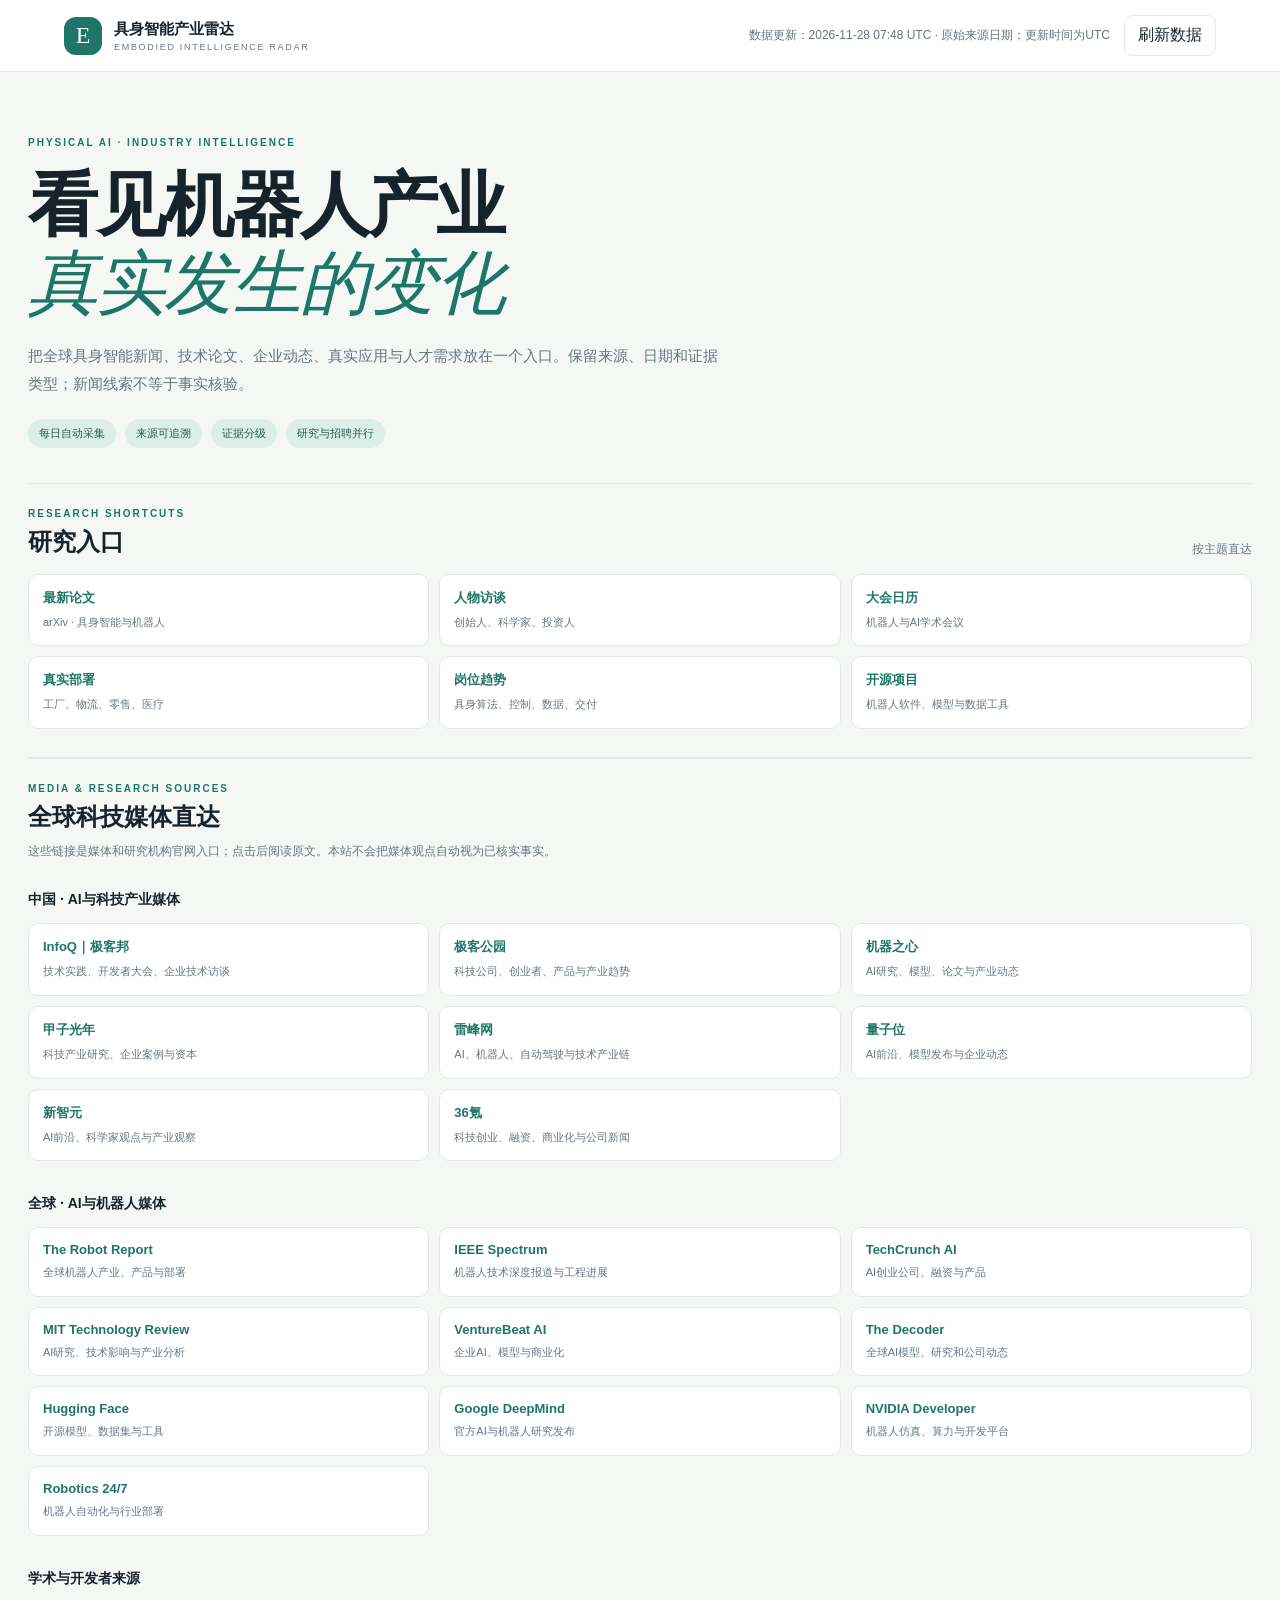
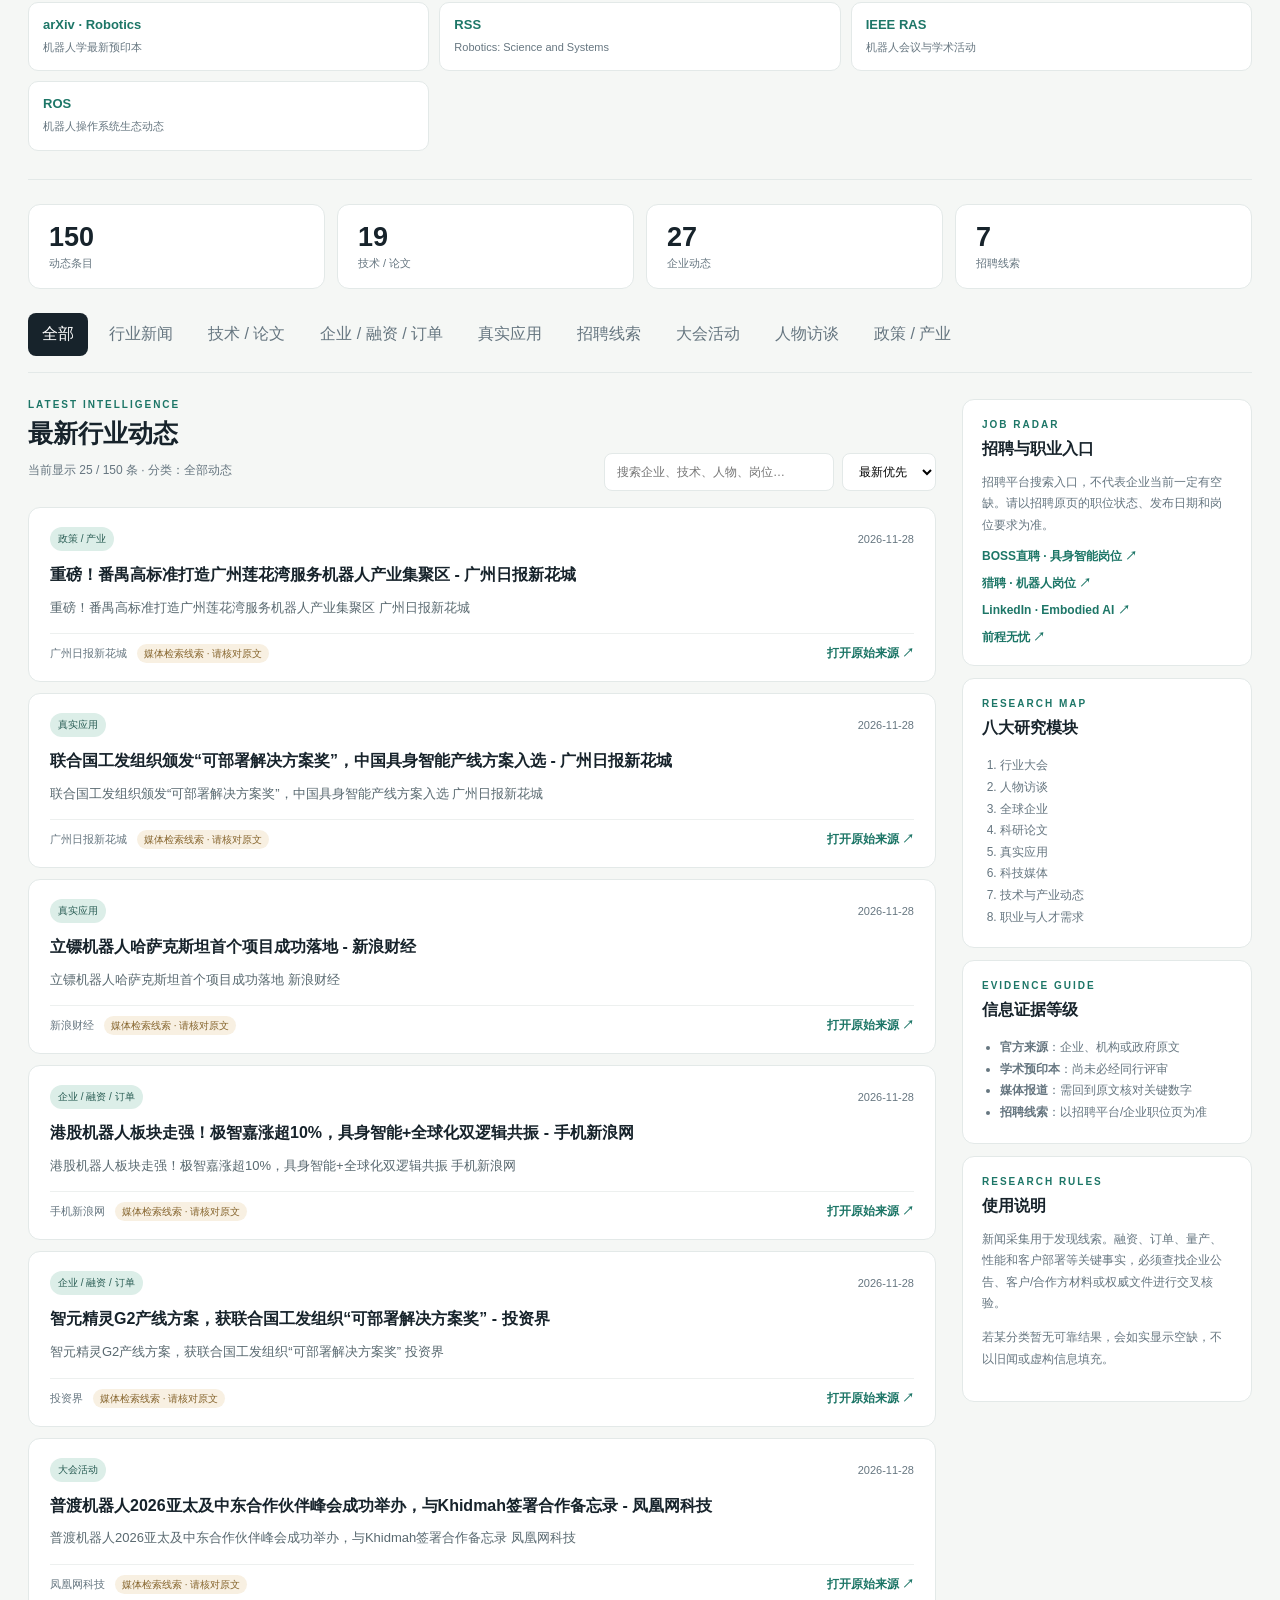
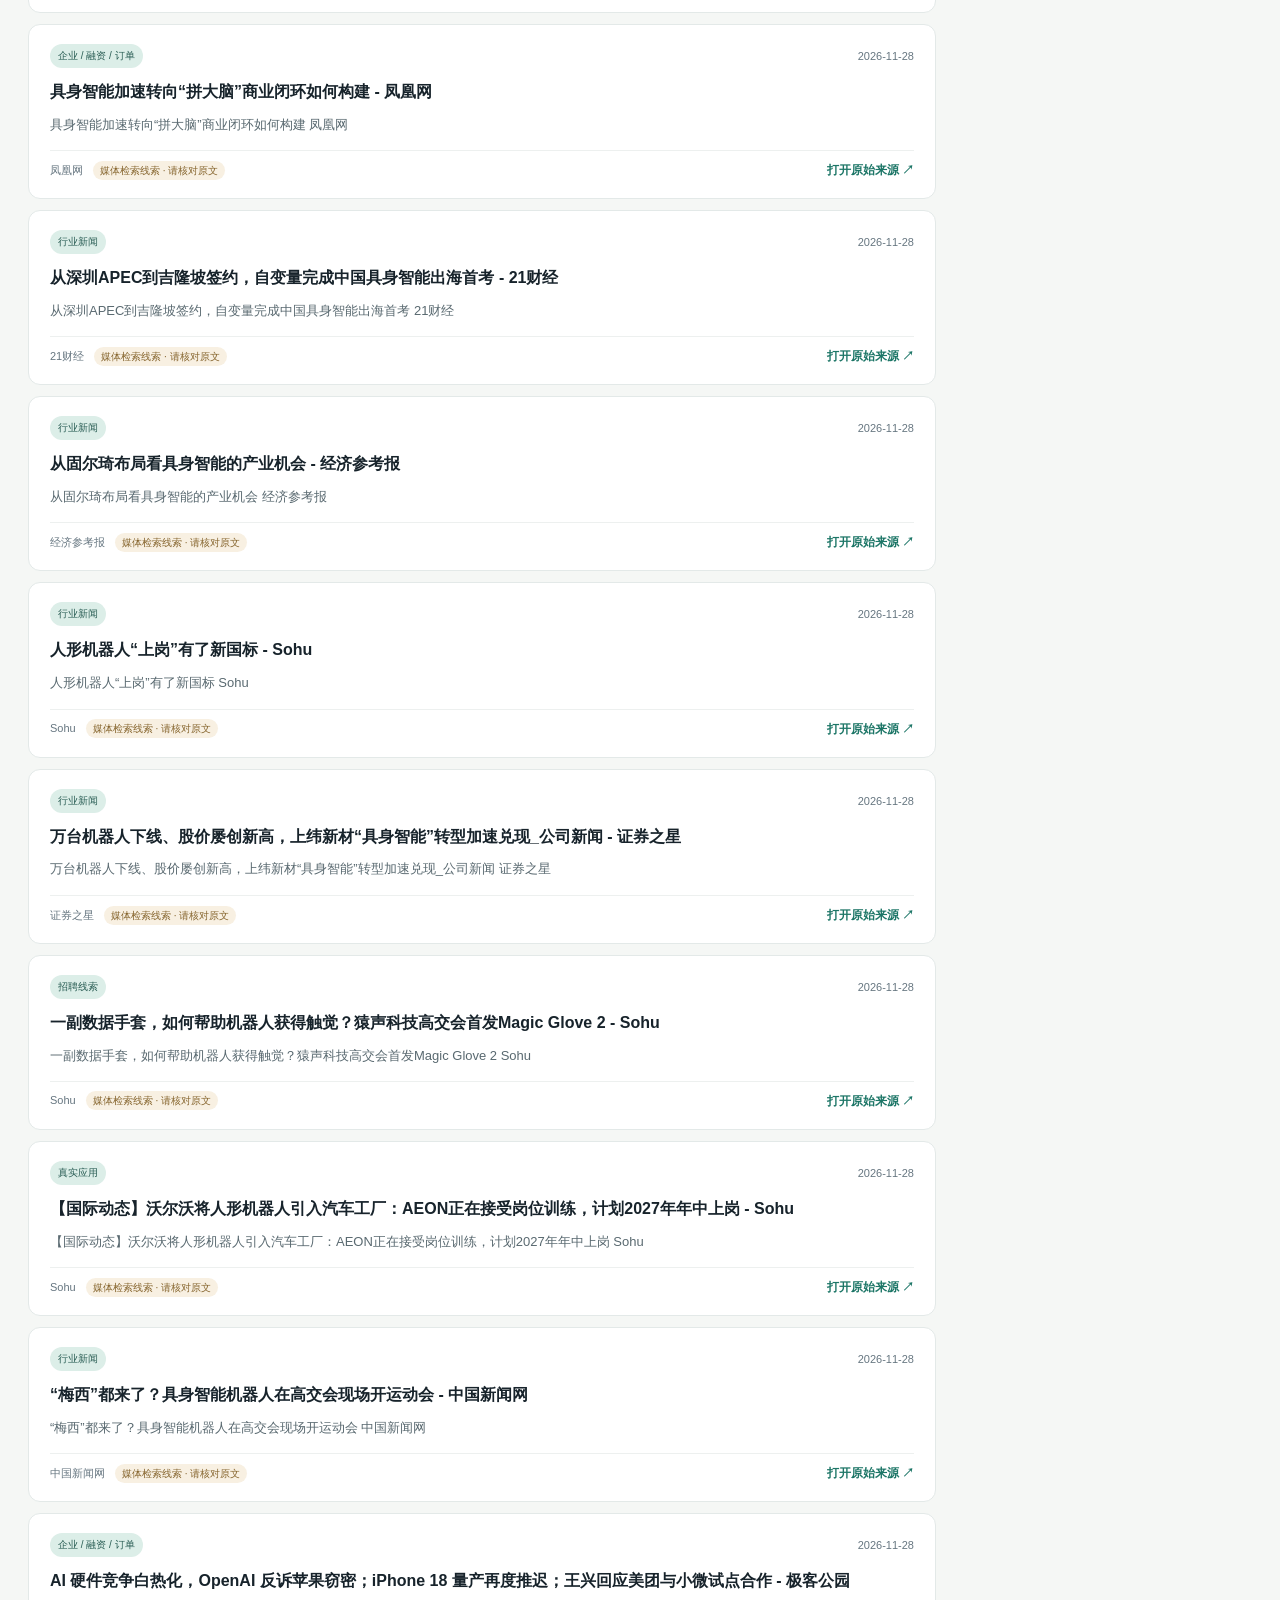
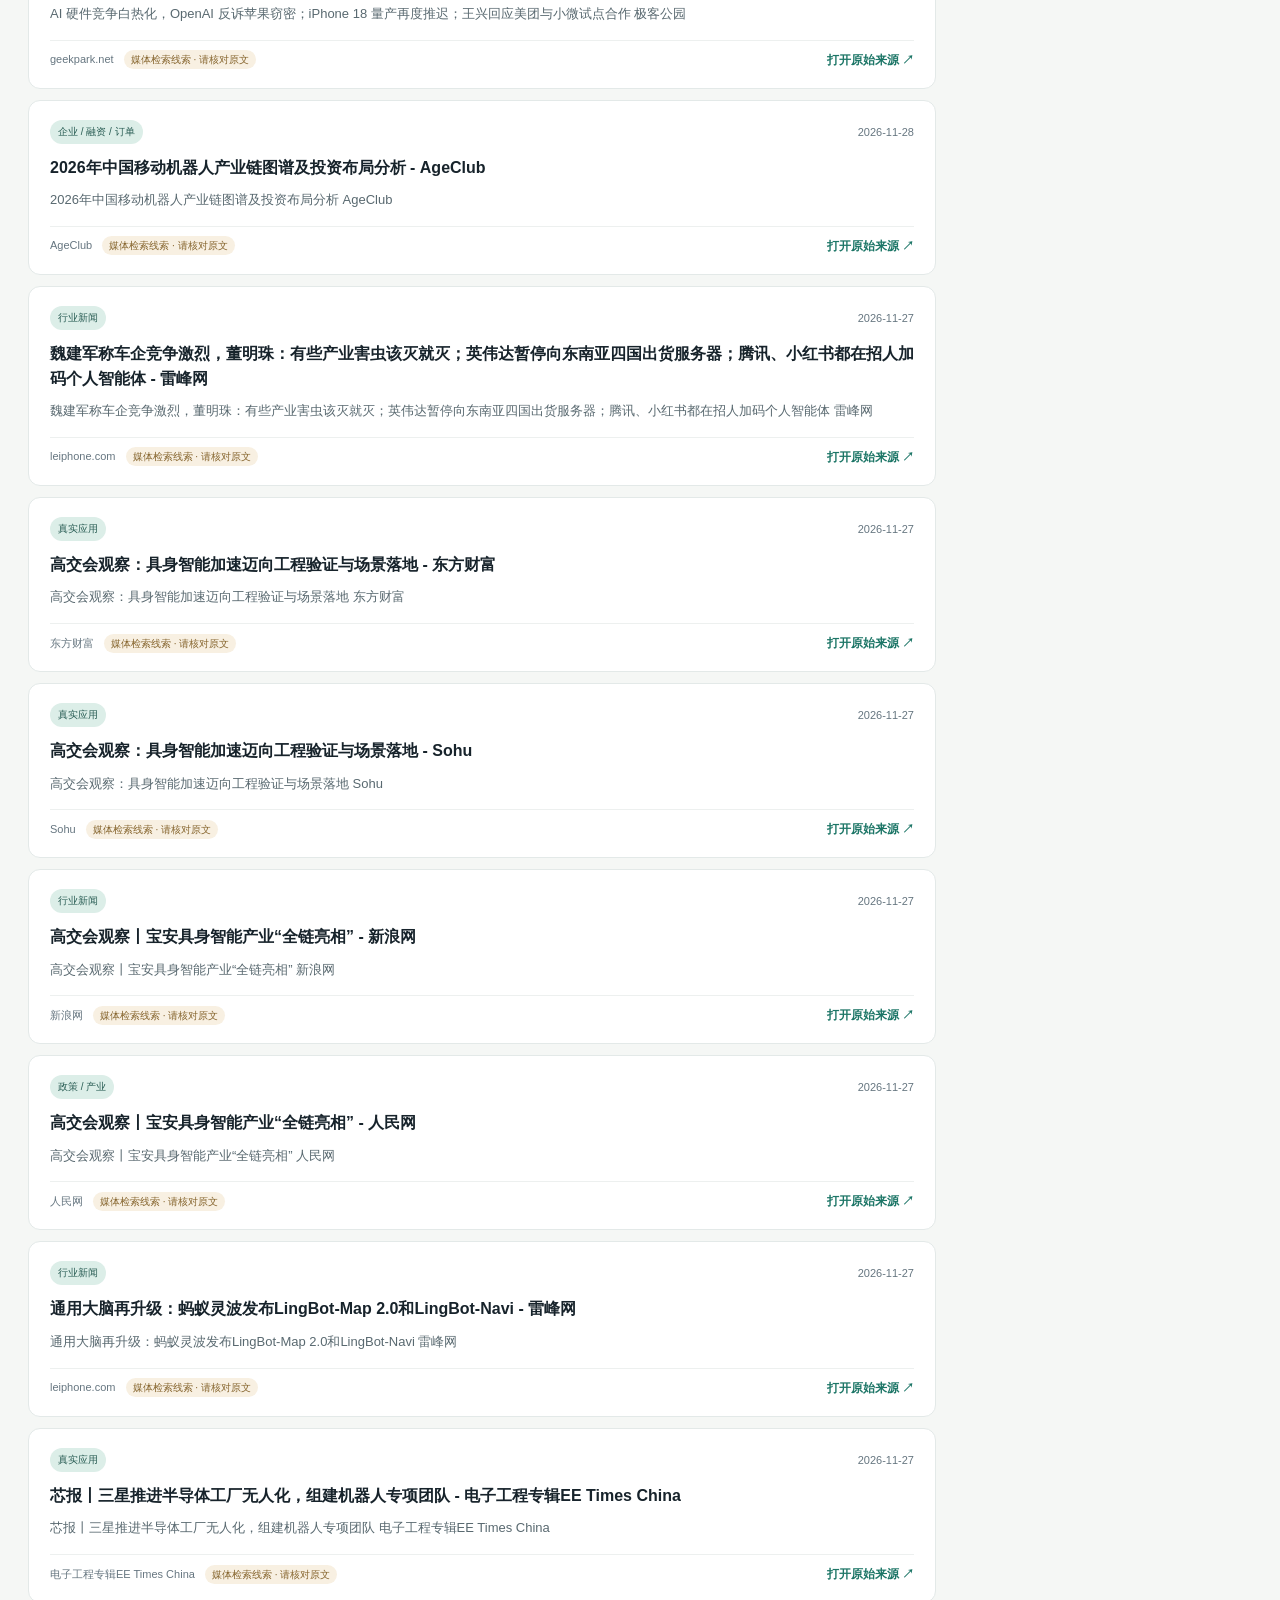
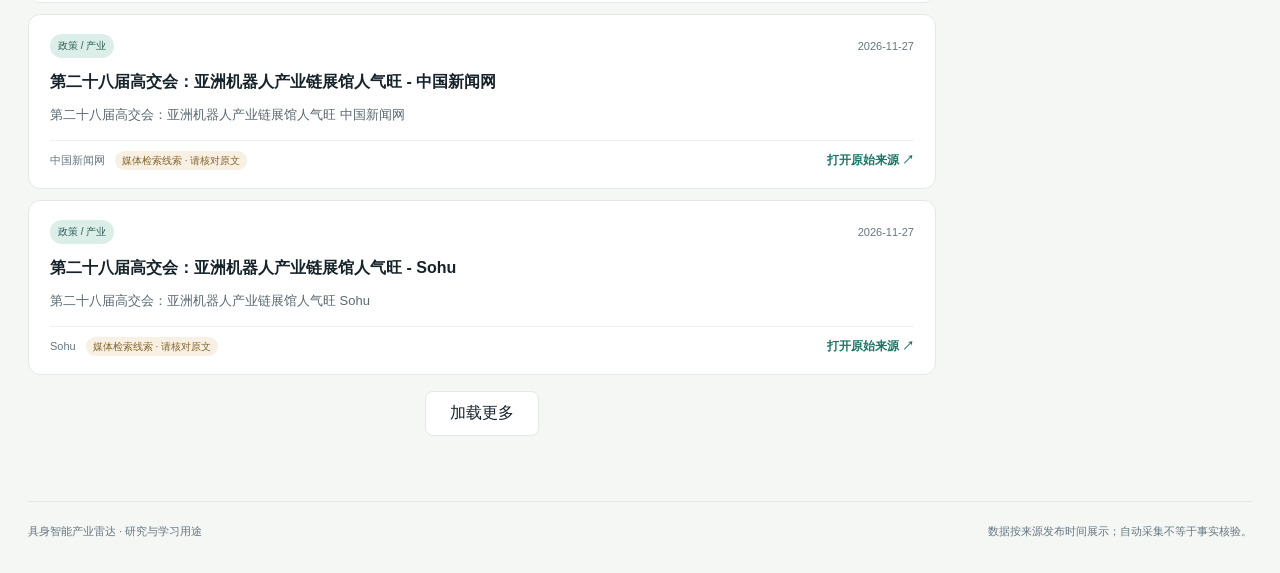
<file: embodied-radar/index.html>
<!doctype html>
<html lang="zh-CN">
<head>
<meta charset="utf-8"><meta name="viewport" content="width=device-width,initial-scale=1">
<meta name="description" content="全球具身智能产业雷达：技术、企业、论文、应用、招聘和人物访谈。">
<title>具身智能产业雷达 | Embodied Intelligence Radar</title>
<link rel="stylesheet" href="style.css">
</head>
<body>
<header class="topbar"><a class="brand" href="#top"><span class="brand-mark">E</span><span><b>具身智能产业雷达</b><small>EMBODIED INTELLIGENCE RADAR</small></span></a><div class="top-actions"><span id="updateStatus" class="status">正在读取数据</span><button id="refreshBtn" class="ghost">刷新数据</button></div></header>
<main id="top">
<section class="hero"><div class="eyebrow">PHYSICAL AI · INDUSTRY INTELLIGENCE</div><h1>看见机器人产业<br><em>真实发生的变化</em></h1><p>把全球具身智能新闻、技术论文、企业动态、真实应用与人才需求放在一个入口。保留来源、日期和证据类型；新闻线索不等于事实核验。</p><div class="hero-meta"><span>每日自动采集</span><span>来源可追溯</span><span>证据分级</span><span>研究与招聘并行</span></div></section>

<section class="quick-panel">
<div class="panel-title"><div><div class="eyebrow">RESEARCH SHORTCUTS</div><h2>研究入口</h2></div><span class="subtle">按主题直达</span></div>
<div class="shortcut-grid">
<a href="https://arxiv.org/search/?query=embodied+robotics&searchtype=all" target="_blank" rel="noopener"><b>最新论文</b><span>arXiv · 具身智能与机器人</span></a>
<a href="https://www.google.com/search?q=embodied+AI+robotics+interview+founder" target="_blank" rel="noopener"><b>人物访谈</b><span>创始人、科学家、投资人</span></a>
<a href="https://www.google.com/search?q=humanoid+robotics+conference+2026" target="_blank" rel="noopener"><b>大会日历</b><span>机器人与AI学术会议</span></a>
<a href="https://www.google.com/search?q=具身智能+机器人+真实场景+部署" target="_blank" rel="noopener"><b>真实部署</b><span>工厂、物流、零售、医疗</span></a>
<a href="https://www.google.com/search?q=具身智能+机器人+招聘+算法+控制" target="_blank" rel="noopener"><b>岗位趋势</b><span>具身算法、控制、数据、交付</span></a>
<a href="https://github.com/trending" target="_blank" rel="noopener"><b>开源项目</b><span>机器人软件、模型与数据工具</span></a>
</div>
</section>

<section class="media-hub" id="media-hub"><div class="panel-title"><div><div class="eyebrow">MEDIA & RESEARCH SOURCES</div><h2>全球科技媒体直达</h2><p class="hub-intro">这些链接是媒体和研究机构官网入口；点击后阅读原文。本站不会把媒体观点自动视为已核实事实。</p></div></div>
<div class="media-groups">
<div class="media-group"><h3>中国 · AI与科技产业媒体</h3><div class="media-grid">
<a class="media-link" href="https://www.infoq.cn/" target="_blank" rel="noopener"><b>InfoQ｜极客邦</b><span>技术实践、开发者大会、企业技术访谈</span></a>
<a class="media-link" href="https://www.geekpark.net/" target="_blank" rel="noopener"><b>极客公园</b><span>科技公司、创业者、产品与产业趋势</span></a>
<a class="media-link" href="https://www.jiqizhixin.com/" target="_blank" rel="noopener"><b>机器之心</b><span>AI研究、模型、论文与产业动态</span></a>
<a class="media-link" href="https://www.jazzyear.com/" target="_blank" rel="noopener"><b>甲子光年</b><span>科技产业研究、企业案例与资本</span></a>
<a class="media-link" href="https://www.leiphone.com/" target="_blank" rel="noopener"><b>雷峰网</b><span>AI、机器人、自动驾驶与技术产业链</span></a>
<a class="media-link" href="https://www.qbitai.com/" target="_blank" rel="noopener"><b>量子位</b><span>AI前沿、模型发布与企业动态</span></a>
<a class="media-link" href="https://www.aiera.com/" target="_blank" rel="noopener"><b>新智元</b><span>AI前沿、科学家观点与产业观察</span></a>
<a class="media-link" href="https://www.36kr.com/" target="_blank" rel="noopener"><b>36氪</b><span>科技创业、融资、商业化与公司新闻</span></a>
</div></div>
<div class="media-group"><h3>全球 · AI与机器人媒体</h3><div class="media-grid">
<a class="media-link" href="https://www.therobotreport.com/" target="_blank" rel="noopener"><b>The Robot Report</b><span>全球机器人产业、产品与部署</span></a>
<a class="media-link" href="https://spectrum.ieee.org/robotics" target="_blank" rel="noopener"><b>IEEE Spectrum</b><span>机器人技术深度报道与工程进展</span></a>
<a class="media-link" href="https://techcrunch.com/category/artificial-intelligence/" target="_blank" rel="noopener"><b>TechCrunch AI</b><span>AI创业公司、融资与产品</span></a>
<a class="media-link" href="https://www.technologyreview.com/topic/artificial-intelligence/" target="_blank" rel="noopener"><b>MIT Technology Review</b><span>AI研究、技术影响与产业分析</span></a>
<a class="media-link" href="https://venturebeat.com/category/ai/" target="_blank" rel="noopener"><b>VentureBeat AI</b><span>企业AI、模型与商业化</span></a>
<a class="media-link" href="https://www.the-decoder.com/" target="_blank" rel="noopener"><b>The Decoder</b><span>全球AI模型、研究和公司动态</span></a>
<a class="media-link" href="https://huggingface.co/blog" target="_blank" rel="noopener"><b>Hugging Face</b><span>开源模型、数据集与工具</span></a>
<a class="media-link" href="https://deepmind.google/discover/blog/" target="_blank" rel="noopener"><b>Google DeepMind</b><span>官方AI与机器人研究发布</span></a>
<a class="media-link" href="https://developer.nvidia.com/blog/" target="_blank" rel="noopener"><b>NVIDIA Developer</b><span>机器人仿真、算力与开发平台</span></a>
<a class="media-link" href="https://www.therobotreport.com/" target="_blank" rel="noopener"><b>Robotics 24/7</b><span>机器人自动化与行业部署</span></a>
</div></div>
<div class="media-group"><h3>学术与开发者来源</h3><div class="media-grid">
<a class="media-link" href="https://arxiv.org/list/cs.RO/recent" target="_blank" rel="noopener"><b>arXiv · Robotics</b><span>机器人学最新预印本</span></a>
<a class="media-link" href="https://www.roboticsconference.org/" target="_blank" rel="noopener"><b>RSS</b><span>Robotics: Science and Systems</span></a>
<a class="media-link" href="https://www.ieee-ras.org/conferences-workshops" target="_blank" rel="noopener"><b>IEEE RAS</b><span>机器人会议与学术活动</span></a>
<a class="media-link" href="https://www.ros.org/blog/" target="_blank" rel="noopener"><b>ROS</b><span>机器人操作系统生态动态</span></a>
</div></div>
</div></section>

<section class="metrics" id="metrics"></section>
<nav class="tabs" id="tabs">
<button class="active" data-filter="all">全部</button><button data-filter="news">行业新闻</button><button data-filter="technology">技术 / 论文</button><button data-filter="company">企业 / 融资 / 订单</button><button data-filter="application">真实应用</button><button data-filter="jobs">招聘线索</button><button data-filter="events">大会活动</button><button data-filter="interviews">人物访谈</button><button data-filter="industry">政策 / 产业</button>
</nav>
<section class="layout"><div class="main-column"><div class="section-head"><div><div class="eyebrow">LATEST INTELLIGENCE</div><h2>最新行业动态</h2><p id="resultMeta" class="subtle"></p></div><div class="controls"><input id="searchInput" type="search" placeholder="搜索企业、技术、人物、岗位…"><select id="sortSelect"><option value="newest">最新优先</option><option value="oldest">最早优先</option></select></div></div><div id="feed" class="feed"></div><button id="loadMore" class="load-more" hidden>加载更多</button><div id="empty" class="empty" hidden>没有找到匹配的信息。试试其他关键词。</div></div>
<aside class="side-column">
<section class="side-card"><div class="eyebrow">JOB RADAR</div><h3>招聘与职业入口</h3><p>招聘平台搜索入口，不代表企业当前一定有空缺。请以招聘原页的职位状态、发布日期和岗位要求为准。</p><div class="job-links">
<a href="https://www.zhipin.com/web/geek/job?query=%E5%85%B7%E8%BA%AB%E6%99%BA%E8%83%BD" target="_blank" rel="noopener">BOSS直聘 · 具身智能岗位 ↗</a>
<a href="https://www.liepin.com/zhaopin/?key=%E6%9C%BA%E5%99%A8%E4%BA%BA" target="_blank" rel="noopener">猎聘 · 机器人岗位 ↗</a>
<a href="https://www.linkedin.com/jobs/search/?keywords=Embodied%20AI%20Robotics" target="_blank" rel="noopener">LinkedIn · Embodied AI ↗</a>
<a href="https://www.51job.com/" target="_blank" rel="noopener">前程无忧 ↗</a>
</div></section>
<section class="side-card"><div class="eyebrow">RESEARCH MAP</div><h3>八大研究模块</h3><ol><li>行业大会</li><li>人物访谈</li><li>全球企业</li><li>科研论文</li><li>真实应用</li><li>科技媒体</li><li>技术与产业动态</li><li>职业与人才需求</li></ol></section>
<section class="side-card"><div class="eyebrow">EVIDENCE GUIDE</div><h3>信息证据等级</h3><ul><li><b>官方来源</b>：企业、机构或政府原文</li><li><b>学术预印本</b>：尚未必经同行评审</li><li><b>媒体报道</b>：需回到原文核对关键数字</li><li><b>招聘线索</b>：以招聘平台/企业职位页为准</li></ul></section>
<section class="side-card"><div class="eyebrow">RESEARCH RULES</div><h3>使用说明</h3><p>新闻采集用于发现线索。融资、订单、量产、性能和客户部署等关键事实，必须查找企业公告、客户/合作方材料或权威文件进行交叉核验。</p><p>若某分类暂无可靠结果，会如实显示空缺，不以旧闻或虚构信息填充。</p></section>
</aside></section>
<footer><span>具身智能产业雷达 · 研究与学习用途</span><span>数据按来源发布时间展示；自动采集不等于事实核验。</span></footer>
</main><script src="app.js"></script></body></html>
</file>
<file: embodied-radar/style.css>
:root{--ink:#17232b;--muted:#667680;--line:#e3e9e8;--paper:#f5f7f5;--card:#fff;--green:#1d7667;--mint:#dceee8;--gold:#c28a43}*{box-sizing:border-box}body{margin:0;background:var(--paper);color:var(--ink);font-family:Inter,"Noto Sans SC","Microsoft YaHei",sans-serif}.topbar{height:72px;padding:0 max(5vw,24px);display:flex;align-items:center;justify-content:space-between;background:#fff;border-bottom:1px solid var(--line);position:sticky;top:0;z-index:10}.brand{display:flex;align-items:center;gap:12px;color:inherit;text-decoration:none}.brand-mark{width:38px;height:38px;border-radius:12px;background:var(--green);color:white;display:grid;place-items:center;font-family:Georgia;font-size:24px}.brand b{display:block;font-size:15px}.brand small{display:block;color:var(--muted);font-size:9px;letter-spacing:1.7px;margin-top:3px}.top-actions{display:flex;align-items:center;gap:14px}.status,.subtle{font-size:12px;color:var(--muted)}button,input,select{font:inherit}.ghost,.load-more{background:white;border:1px solid var(--line);border-radius:8px;padding:9px 13px;color:var(--ink);cursor:pointer}main{max-width:1320px;margin:auto;padding:0 28px}.hero{padding:65px 0 35px;max-width:790px}.eyebrow{font-size:10px;letter-spacing:2px;color:var(--green);font-weight:700}.hero h1{font-size:clamp(42px,6vw,70px);line-height:1.12;letter-spacing:-2px;margin:18px 0}.hero h1 em{font-family:Georgia,serif;color:var(--green);font-weight:400}.hero p{font-size:15px;line-height:1.9;color:var(--muted);max-width:700px}.hero-meta{display:flex;gap:9px;flex-wrap:wrap;margin-top:20px}.hero-meta span{font-size:11px;padding:7px 11px;border-radius:30px;background:var(--mint);color:#285c53}.quick-panel,.media-hub{padding:24px 0 28px;border-top:1px solid var(--line);border-bottom:1px solid var(--line)}.panel-title,.section-head{display:flex;align-items:end;justify-content:space-between;gap:20px;margin-bottom:16px}.panel-title h2,.section-head h2{font-size:24px;margin:7px 0 0}.hub-intro{font-size:12px;color:var(--muted);margin:8px 0 0;line-height:1.7}.shortcut-grid,.media-grid{display:grid;grid-template-columns:repeat(3,minmax(0,1fr));gap:10px}.shortcut-grid a,.media-link{display:flex;flex-direction:column;gap:7px;background:#fff;border:1px solid var(--line);border-radius:10px;padding:14px;text-decoration:none;color:var(--ink);transition:.2s}.shortcut-grid a:hover,.media-link:hover{border-color:#8ab5a9;transform:translateY(-2px)}.shortcut-grid b,.media-link b{font-size:13px;color:var(--green)}.shortcut-grid span,.media-link span{font-size:11px;line-height:1.6;color:var(--muted)}.media-groups{display:grid;gap:20px}.media-group h3{font-size:14px;margin:14px 0}.metrics{display:grid;grid-template-columns:repeat(4,1fr);gap:12px;margin:24px 0}.metric{background:white;border:1px solid var(--line);padding:17px 20px;border-radius:12px}.metric strong{font-size:27px;display:block}.metric span{font-size:11px;color:var(--muted)}.tabs{display:flex;gap:7px;overflow:auto;padding:0 0 16px;border-bottom:1px solid var(--line)}.tabs button{white-space:nowrap;border:1px solid transparent;background:transparent;color:var(--muted);padding:10px 13px;border-radius:8px;cursor:pointer}.tabs button.active{background:var(--ink);color:white}.layout{display:grid;grid-template-columns:minmax(0,1fr) 290px;gap:26px;padding:26px 0 65px}.section-head h2{font-size:25px}.controls{display:flex;gap:8px}.controls input,.controls select{border:1px solid var(--line);background:white;border-radius:8px;padding:10px 12px;font-size:12px;min-width:0}.controls input{width:230px}.feed{display:grid;gap:11px}.story{background:white;border:1px solid var(--line);border-radius:12px;padding:19px 21px}.story-top{display:flex;justify-content:space-between;gap:12px;align-items:center}.tag{font-size:10px;padding:5px 8px;border-radius:20px;background:var(--mint);color:#285c53}.date{font-size:11px;color:var(--muted)}.story h3{font-size:16px;line-height:1.55;margin:12px 0 8px}.story p{font-size:13px;line-height:1.8;color:#596970;margin:0}.story-foot{display:flex;justify-content:space-between;gap:12px;align-items:center;margin-top:14px;padding-top:11px;border-top:1px solid #edf0ef}.source{font-size:11px;color:var(--muted)}.story a,.job-links a{font-size:12px;color:var(--green);text-decoration:none;font-weight:700}.confidence{font-size:10px;color:#86652e;background:#f8f0e2;padding:4px 7px;border-radius:20px;margin-left:7px}.side-column{display:grid;align-content:start;gap:12px}.side-card{background:white;border:1px solid var(--line);border-radius:12px;padding:19px}.side-card h3{font-size:16px;margin:9px 0}.side-card p,.side-card li{font-size:12px;line-height:1.8;color:var(--muted)}.side-card ul,.side-card ol{padding-left:18px;margin-bottom:0}.job-links{display:grid;gap:10px;margin-top:12px}.empty{padding:40px;text-align:center;color:var(--muted)}.load-more{display:block;margin:16px auto 0;padding:11px 24px}footer{display:flex;justify-content:space-between;gap:20px;padding:22px 0 34px;border-top:1px solid var(--line);font-size:11px;color:var(--muted)}@media(max-width:900px){main{padding:0 18px}.layout{grid-template-columns:1fr}.side-column{grid-template-columns:repeat(2,1fr)}.shortcut-grid,.media-grid{grid-template-columns:repeat(2,minmax(0,1fr))}.section-head{align-items:start;flex-direction:column}.controls{width:100%}.controls input{flex:1;width:auto}}@media(max-width:560px){.topbar{padding:0 14px}.status{display:none}.hero{padding:45px 0 28px}.metrics{grid-template-columns:repeat(2,1fr)}.side-column,.shortcut-grid,.media-grid{grid-template-columns:1fr}.story{padding:16px}.controls{flex-direction:column}.controls input,.controls select{width:100%}footer{flex-direction:column}}
</file>
